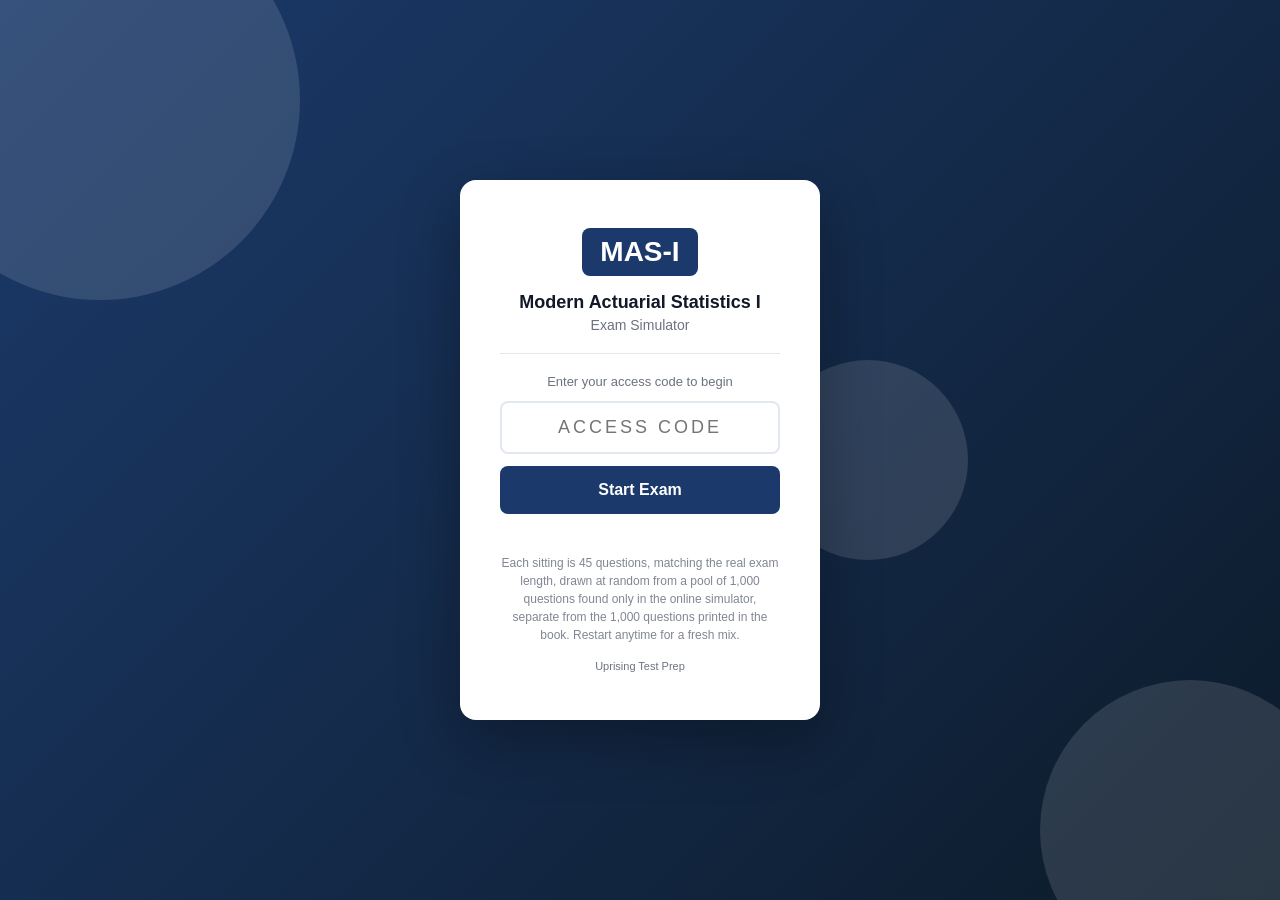
<file: index.html>
<!DOCTYPE html>
<html lang="en">
<head>
  <meta charset="UTF-8" />
  <meta name="viewport" content="width=device-width, initial-scale=1.0, viewport-fit=cover" />
  <meta name="apple-mobile-web-app-capable" content="yes" />
  <meta name="apple-mobile-web-app-status-bar-style" content="black-translucent" />
  <title>MAS-I Exam Simulator</title>
  <link rel="stylesheet" href="style.css" />
</head>
<body>

<div id="access-gate">
  <div class="gate-bg-shapes">
    <div class="shape shape-1"></div>
    <div class="shape shape-2"></div>
    <div class="shape shape-3"></div>
  </div>
  <div class="gate-card">
    <div class="gate-logo">
      <div class="logo-badge">MAS-I</div>
    </div>
    <h1 class="gate-title">Modern Actuarial Statistics I</h1>
    <p class="gate-subtitle">Exam Simulator</p>
    <div class="gate-divider"></div>
    <p class="gate-instruction">Enter your access code to begin</p>
    <input type="text" id="access-code-input" class="gate-input"
           placeholder="Access Code" autocomplete="off"
           maxlength="20" spellcheck="false" />
    <button id="access-btn" class="gate-btn">Start Exam</button>
    <p id="access-error" class="gate-error"></p>
    <p class="gate-pool-note">Each sitting is 45 questions, matching the real exam length, drawn at random from a pool of 1,000 questions found only in the online simulator, separate from the 1,000 questions printed in the book. Restart anytime for a fresh mix.</p>
    <p class="gate-hint">Uprising Test Prep</p>
  </div>
</div>

<div id="app" style="display:none">
  <header class="top-bar">
    <div class="bar-left">
      <span class="bar-logo">MAS-I</span>
      <span class="bar-title">Exam Simulator</span>
    </div>
    <div class="bar-right">
      <span class="bar-timer" id="timer-display">--:--</span>
      <button class="bar-btn" id="flag-btn">Flag</button>
      <button class="bar-btn bar-btn-primary" id="submit-btn">
        <span class="btn-full">Submit Exam</span>
        <span class="btn-short">Submit</span>
      </button>
    </div>
  </header>

  <div class="progress-strip">
    <div class="progress-bar" id="progress-bar"></div>
  </div>

  <main class="exam-main">
    <div class="question-panel">
      <div class="q-meta">
        <span id="q-counter"></span>
        <span class="q-pool-chip" title="This sitting is 45 questions, matching the real exam length, drawn at random from a pool of 1,000 simulator-only questions, separate from the book. Restart for a fresh mix.">1,000 Questions Available</span>
        <span id="q-domain" class="q-domain-tag"></span>
        <span id="q-flag-indicator" class="flag-chip" style="display:none">Flagged</span>
      </div>
      <!-- Shared text for a linked cluster (a clinical case, a reading
           passage). It sits ABOVE the stem, which is the one thing that
           legitimately precedes it, and repeats on every question in the
           cluster so nobody has to page backwards. -->
      <div id="q-cluster-wrap" class="cluster-wrap" style="display:none"></div>
      <p id="question-text" class="q-text"></p>
      <!-- The picture sits BELOW the question text so the simulator matches
           the printed book exactly: stem, then picture, then options. They
           used to disagree (book put the picture under the stem, simulator put
           it above), so no single wording could be true in both places, and
           184 of MLPAO's 185 image questions said "shown above" while the
           book printed the picture below the sentence. Write stems with
           neutral wording ("the strip shown", "the diagram shows") and this
           whole class of bug cannot come back. -->
      <div id="q-image-wrap" style="display:none; margin-bottom:14px;"></div>
      <div id="options-list" class="options-list"></div>
      <div id="explanation-box" class="explanation-box" style="display:none">
        <div class="explanation-label">Explanation</div>
        <p id="explanation-text" class="explanation-text"></p>
      </div>
    </div>
    <div class="nav-bar">
      <button class="nav-btn" id="prev-btn">&#8592; Prev</button>
      <button class="nav-btn nav-btn-map" id="map-btn">Question Map</button>
      <button class="nav-btn nav-btn-next" id="next-btn">Next &#8594;</button>
    </div>
  </main>
</div>

<!-- Question Map Modal -->
<div id="map-modal" style="display:none">
  <div class="map-backdrop" id="map-backdrop"></div>
  <div class="map-panel">
    <div class="map-header">
      <span class="map-title">Question Map</span>
      <button id="map-close" class="map-close-btn">&#x2715; Close</button>
    </div>
    <div class="map-legend">
      <span class="leg-item"><span class="leg-swatch leg-answered"></span>Answered</span>
      <span class="leg-item"><span class="leg-swatch leg-flagged"></span>Flagged</span>
      <span class="leg-item"><span class="leg-swatch leg-unanswered"></span>Unanswered</span>
    </div>
    <div id="q-grid" class="q-grid"></div>
  </div>
</div>

<div id="results-screen" style="display:none">
  <div class="results-card">
    <div class="res-header">
      <div class="res-badge">MAS-I</div>
      <h2 id="res-status" class="res-status"></h2>
      <p id="res-score" class="res-score"></p>
    </div>
    <div id="res-domains" class="res-domains"></div>
    <p class="mode-pool-note">This sitting drew 45 questions from a pool of 1,000. Restart for a fresh mix.</p>
    <button id="res-review-btn" class="res-btn">Review Answers</button>
    <button id="res-restart-btn" class="res-btn res-btn-secondary">Restart</button>
  </div>
</div>

<script src="questions.js"></script>
<script src="app.js"></script>
</body>
</html>
</file>
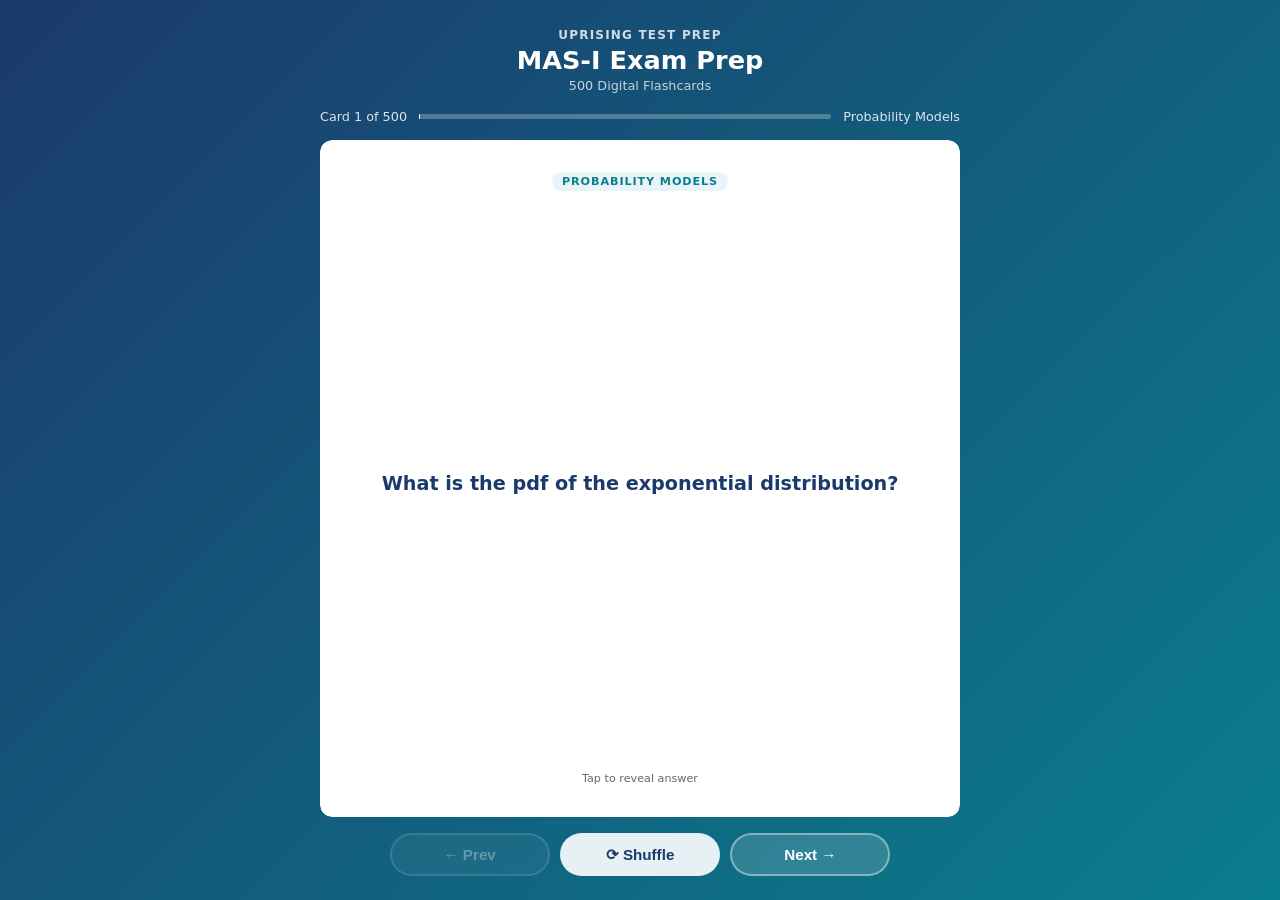
<file: flashcards/index.html>
<!DOCTYPE html>
<html lang="en">
<head>
  <meta charset="UTF-8">
  <meta name="viewport" content="width=device-width, initial-scale=1.0">
  <title>MAS-I Exam Prep: Flashcards</title>
  <style>
    :root {
      --blue:   #1B3A6B;
      --teal:   #0A7E8C;
      --ltblue: #E8F4F8;
      --white:  #FFFFFF;
      --text:   #1A1A1A;
      --muted:  #666;
      --radius: 12px;
    }
    * { box-sizing: border-box; margin: 0; padding: 0; }
    html, body { height: 100%; }
    body {
      font-family: 'Segoe UI', system-ui, sans-serif;
      background: linear-gradient(135deg, var(--blue) 0%, var(--teal) 100%);
      /* Pinned, not min-height: the page must never grow, or the controls
         get pushed below the fold on iOS where 100dvh and height:100%
         disagree. The height:100% rule above is the pre-dvh fallback. */
      height: 100dvh;
      max-height: 100dvh;
      overflow: hidden;
      display: flex;
      flex-direction: column;
      align-items: center;
      padding: 1.25rem 1rem 1rem;
      gap: 0.75rem;
      overflow-x: hidden;
    }
    header { text-align: center; color: #fff; flex-shrink: 0; }
    header .brand { font-size: 0.75rem; font-weight: 700; letter-spacing: 0.1em; opacity: 0.8; text-transform: uppercase; }
    header h1 { font-size: 1.3rem; font-weight: 800; margin-top: 0.2rem; }
    header .subtitle { font-size: 0.8rem; opacity: 0.75; margin-top: 0.15rem; }
    #progress-info {
      display: flex; align-items: center; gap: 0.75rem;
      color: rgba(255,255,255,0.85); font-size: 0.8rem;
      flex-shrink: 0; width: 100%; max-width: 640px;
    }
    #progress-bar-track {
      flex: 1; background: rgba(255,255,255,0.25);
      border-radius: 4px; height: 5px;
    }
    #progress-bar-fill { height: 100%; background: #fff; border-radius: 4px; transition: width 0.3s; }
    .card-scene {
      width: 100%; max-width: 640px;
      perspective: 1200px;
      cursor: pointer;
      flex: 1; min-height: 0;
      display: flex; flex-direction: column;
    
      /* WebKit does not clip overflow inside a preserve-3d context, so the
         answer pane's own clip is dropped and a long answer paints over the
         Prev/Next row. This element only sets the perspective and is NOT
         itself in the 3D context, so its clip is honoured in every engine. */
      overflow: hidden;
      border-radius: var(--radius);
    }
    .card-inner {
      position: relative; width: 100%;
      flex: 1; min-height: 0;
      transition: transform 0.55s cubic-bezier(.4,0,.2,1);
      transform-style: preserve-3d;
    }
    .card-scene.flipped .card-inner { transform: rotateY(180deg); }
    .card-face {
      position: absolute; inset: 0;
      backface-visibility: hidden; -webkit-backface-visibility: hidden;
      border-radius: var(--radius);
      display: flex; flex-direction: column;
      padding: 1.5rem 1.75rem;
      box-shadow: 0 12px 40px rgba(0,0,0,0.2);
      overflow: hidden;
    
      /* Painting through a mask forces WebKit to allocate a real clipping
         layer for a 3D-transformed element, which is what makes the
         overflow:hidden and the rounded corners above actually apply. */
      -webkit-mask-image: -webkit-radial-gradient(#fff, #000);
              mask-image: radial-gradient(#fff, #000);
    }
    .card-front { background: var(--white); align-items: center; justify-content: center; }
    .card-back  { background: var(--ltblue); transform: rotateY(180deg); }
    .card-badge {
      font-size: 0.7rem; font-weight: 700; text-transform: uppercase;
      letter-spacing: 0.08em;
      background: var(--ltblue); color: var(--teal);
      padding: 0.2rem 0.65rem; border-radius: 20px;
      margin-bottom: 0.85rem; flex-shrink: 0;
    }
    .card-back .card-badge { background: rgba(10,126,140,0.12); }
    .card-front .q-text {
      font-size: 1.1rem; font-weight: 600; color: var(--blue); line-height: 1.55;
      text-align: center; overflow-y: auto; flex: 1;
      display: flex; align-items: center; justify-content: center;
      scrollbar-width: thin; scrollbar-color: rgba(27,58,107,0.3) transparent;
    }
    .card-back .a-label { font-size: 0.7rem; font-weight: 700; color: var(--teal); text-transform: uppercase; letter-spacing: 0.08em; margin-bottom: 0.4rem; flex-shrink: 0; }
    .card-back .a-text  {
      font-size: 0.975rem; color: var(--text); line-height: 1.65;
      overflow-y: auto; flex: 1; min-height: 0; padding-right: 4px;
      scrollbar-width: thin; scrollbar-color: rgba(10,126,140,0.4) transparent;
    
      -webkit-overflow-scrolling: touch;
      overscroll-behavior: contain;
    }
    .card-back .a-text::-webkit-scrollbar { width: 4px; }
    .card-back .a-text::-webkit-scrollbar-track { background: transparent; }
    .card-back .a-text::-webkit-scrollbar-thumb { background: rgba(10,126,140,0.4); border-radius: 4px; }
    .tap-hint { flex-shrink: 0; margin-top: 0.6rem; font-size: 0.7rem; color: var(--muted); text-align: center; }
    .card-back .tap-hint { color: var(--teal); opacity: 0.7; }
    .controls {
      display: flex; gap: 0.65rem; flex-wrap: nowrap;
      justify-content: center; flex-shrink: 0;
      width: 100%; max-width: 640px;
      padding-bottom: env(safe-area-inset-bottom, 0px);
    }
    .btn {
      padding: 0.6rem 1.2rem; border-radius: 50px;
      border: 2px solid rgba(255,255,255,0.4);
      background: rgba(255,255,255,0.15); color: #fff;
      font-weight: 700; font-size: 0.875rem; cursor: pointer;
      transition: all 0.2s; backdrop-filter: blur(4px);
      white-space: nowrap; flex: 1; max-width: 160px;
    }
    .btn:hover { background: rgba(255,255,255,0.3); border-color: rgba(255,255,255,0.7); }
    .btn:active { transform: scale(0.96); }
    .btn:disabled { opacity: 0.35; cursor: not-allowed; }
    .btn.btn-primary { background: rgba(255,255,255,0.9); color: var(--blue); border-color: transparent; }
    .btn.btn-primary:hover { background: #fff; }
    #loading { color: rgba(255,255,255,0.8); font-size: 1rem; text-align: center; padding: 3rem; flex: 1; }
    @media (min-width: 768px) {
      body { padding: 1.75rem 1.5rem 1.5rem; gap: 1rem; }
      header h1 { font-size: 1.6rem; }
      .card-face { padding: 2rem 2.5rem; }
      .card-front .q-text { font-size: 1.2rem; }
      .card-back .a-text { font-size: 1.05rem; }
      .btn { font-size: 0.95rem; padding: 0.65rem 1.4rem; }
    }
    @media (max-width: 380px) {
      body { padding: 0.75rem; gap: 0.5rem; }
      header .brand { font-size: 0.65rem; }
      header h1 { font-size: 1.1rem; }
      header .subtitle { display: none; }
      .card-face { padding: 1rem 1.1rem; }
      .card-front .q-text { font-size: 0.975rem; }
      .card-back .a-text { font-size: 0.875rem; }
      .btn { font-size: 0.8rem; padding: 0.5rem 0.75rem; }
    }
  </style>
</head>
<body>
<header>
  <div class="brand">Uprising Test Prep</div>
  <h1>MAS-I Exam Prep</h1>
  <div class="subtitle">500 Digital Flashcards</div>
</header>
<div id="progress-info">
  <span id="card-counter">Card 1 of 500</span>
  <div id="progress-bar-track"><div id="progress-bar-fill" style="width:0%"></div></div>
  <span id="domain-label"></span>
</div>
<div id="loading">Loading flashcards...</div>
<div class="card-scene" id="card-scene" style="display:none" onclick="flipCard()">
  <div class="card-inner" id="card-inner">
    <div class="card-face card-front">
      <div class="card-badge" id="front-badge"></div>
      <div class="q-text" id="q-text"></div>
      <div class="tap-hint">Tap to reveal answer</div>
    </div>
    <div class="card-face card-back">
      <div class="card-badge" id="back-badge">Answer</div>
      <div class="a-label">Answer</div>
      <div class="a-text" id="a-text"></div>
      <div class="tap-hint">Tap to flip back</div>
    </div>
  </div>
</div>
<div class="controls" id="controls" style="display:none">
  <button class="btn" id="prev-btn" onclick="event.stopPropagation();move(-1)" disabled>&#8592; Prev</button>
  <button class="btn btn-primary" onclick="event.stopPropagation();shuffleCards()">&#10227; Shuffle</button>
  <button class="btn" id="next-btn" onclick="event.stopPropagation();move(1)">Next &#8594;</button>
</div>
<script>
const DOMAIN_LABELS = {
  probability_models: "Probability Models",
  statistical_inference: "Statistical Inference",
  generalized_linear_models: "Generalized Linear Models",
};
let cards   = [];
let current = 0;
async function init() {
  try {
    const res = await fetch('flashcards.json');
    if (!res.ok) throw new Error('Network error');
    cards = await res.json();
    document.getElementById('loading').style.display    = 'none';
    document.getElementById('card-scene').style.display = 'flex';
    document.getElementById('controls').style.display   = 'flex';
    show();
  } catch (e) {
    document.getElementById('loading').textContent = 'Error loading flashcards. Please try refreshing.';
  }
}
function domainLabel(key) {
  return DOMAIN_LABELS[key] || key.replace(/_/g, ' ').replace(/\b\w/g, c => c.toUpperCase());
}
function show() {
  const c = cards[current];
  document.getElementById('card-scene').classList.remove('flipped');
  document.getElementById('a-text').scrollTop = 0;
  const label = domainLabel(c.domain || c.chapter || '');
  document.getElementById('q-text').textContent       = c.front;
  document.getElementById('a-text').textContent       = c.back;
  document.getElementById('front-badge').textContent  = label;
  document.getElementById('back-badge').textContent   = label;
  document.getElementById('card-counter').textContent = `Card ${current+1} of ${cards.length}`;
  document.getElementById('domain-label').textContent = label;
  document.getElementById('progress-bar-fill').style.width = `${((current+1)/cards.length*100).toFixed(1)}%`;
  document.getElementById('prev-btn').disabled = current === 0;
  document.getElementById('next-btn').disabled = current === cards.length - 1;
}
function flipCard() { document.getElementById('card-scene').classList.toggle('flipped'); }
function move(dir) {
  const next = current + dir;
  if (next < 0 || next >= cards.length) return;
  current = next; show();
}
function shuffleCards() {
  for (let i = cards.length - 1; i > 0; i--) {
    const j = Math.floor(Math.random() * (i+1));
    [cards[i], cards[j]] = [cards[j], cards[i]];
  }
  current = 0; show();
}
document.addEventListener('keydown', e => {
  if (e.key === 'ArrowRight' || e.key === 'ArrowDown') move(1);
  else if (e.key === 'ArrowLeft' || e.key === 'ArrowUp') move(-1);
  else if (e.key === ' ' || e.key === 'Enter') { e.preventDefault(); flipCard(); }
});
init();
</script>
</body>
</html>
</file>
<file: style.css>
/* MASI Exam Simulator, Styles */
:root {
  --primary:   #1B3A6B;
  --pass:      #059669;
  --fail:      #DC2626;
  --bg:        #F3F4F8;
  --card:      #FFFFFF;
  --border:    #E2E8F0;
  --text:      #111827;
  --muted:     #6B7280;
  --radius:    10px;
}
*, *::before, *::after { box-sizing: border-box; margin: 0; padding: 0; }
body {
  font-family: -apple-system, BlinkMacSystemFont, "Segoe UI", sans-serif;
  background: var(--bg);
  color: var(--text);
  height: 100vh;
  height: 100dvh;
  overflow: hidden;
  -webkit-text-size-adjust: 100%;
}

/* ── Access Gate ─────────────────────────────────────────────────────────── */
#access-gate {
  display: flex;
  align-items: center;
  justify-content: center;
  height: 100vh;
  height: 100dvh;
  background: linear-gradient(135deg, var(--primary) 0%, #0d1b2a 100%);
  position: relative;
  overflow: hidden;
  padding: 20px;
  padding-top: max(20px, env(safe-area-inset-top));
  padding-bottom: max(20px, env(safe-area-inset-bottom));
}
.gate-bg-shapes { position: absolute; inset: 0; pointer-events: none; }
.shape { position: absolute; border-radius: 50%; opacity: .12; background: #fff; }
.shape-1 { width: 400px; height: 400px; top: -100px; left: -100px; }
.shape-2 { width: 300px; height: 300px; bottom: -80px; right: -60px; }
.shape-3 { width: 200px; height: 200px; top: 40%; left: 60%; }
.gate-card {
  background: #fff;
  border-radius: 16px;
  padding: 48px 40px;
  text-align: center;
  width: 100%;
  max-width: 360px;
  position: relative;
  z-index: 1;
  box-shadow: 0 20px 60px rgba(0,0,0,.3);
}
.logo-badge {
  display: inline-block;
  background: var(--primary);
  color: #fff;
  font-weight: 800;
  font-size: 28px;
  padding: 8px 18px;
  border-radius: 8px;
}
.gate-title { font-size: 18px; font-weight: 700; margin-top: 16px; color: var(--text); }
.gate-subtitle { color: var(--muted); font-size: 14px; margin-top: 4px; }
.gate-divider { height: 1px; background: var(--border); margin: 20px 0; }
.gate-instruction { font-size: 13px; color: var(--muted); margin-bottom: 12px; }
.gate-input {
  width: 100%;
  padding: 14px 16px;
  border: 2px solid var(--border);
  border-radius: 8px;
  font-size: 18px;
  text-align: center;
  text-transform: uppercase;
  letter-spacing: 3px;
  outline: none;
}
.gate-input:focus { border-color: var(--primary); }
.gate-btn {
  width: 100%;
  margin-top: 12px;
  padding: 15px;
  background: var(--primary);
  color: #fff;
  border: none;
  border-radius: 8px;
  font-size: 16px;
  font-weight: 600;
  cursor: pointer;
  -webkit-tap-highlight-color: transparent;
}
.gate-btn:hover { opacity: .9; }
.gate-error { color: var(--fail); font-size: 13px; margin-top: 8px; min-height: 18px; }
.gate-hint { color: var(--muted); font-size: 11px; margin-top: 16px; }
.gate-pool-note { color: var(--muted); opacity: .85; font-size: 12px; margin-top: 14px; line-height: 1.5; }
.mode-pool-note { color: var(--muted); opacity: .85; font-size: 12.5px; text-align: center; margin: 4px 0 16px; line-height: 1.5; }

/* ── App shell ───────────────────────────────────────────────────────────── */
#app {
  display: flex;
  flex-direction: column;
  height: 100vh;
  height: 100dvh;
  padding-top: env(safe-area-inset-top);
}
.top-bar {
  display: flex;
  justify-content: space-between;
  align-items: center;
  background: var(--primary);
  color: #fff;
  padding: 0 20px;
  padding-left: max(20px, env(safe-area-inset-left));
  padding-right: max(20px, env(safe-area-inset-right));
  height: 52px;
  flex-shrink: 0;
  gap: 8px;
}
.bar-left { display: flex; align-items: center; gap: 8px; min-width: 0; }
.bar-logo { font-weight: 800; font-size: 18px; flex-shrink: 0; }
.bar-title { font-size: 14px; opacity: .8; white-space: nowrap; overflow: hidden; text-overflow: ellipsis; }
.bar-right { display: flex; align-items: center; gap: 8px; flex-shrink: 0; }
.bar-timer {
  font-variant-numeric: tabular-nums;
  font-size: 16px;
  font-weight: 600;
  min-width: 68px;
  text-align: right;
}
.bar-btn {
  padding: 7px 13px;
  background: rgba(255,255,255,.15);
  border: 1px solid rgba(255,255,255,.3);
  color: #fff;
  border-radius: 6px;
  cursor: pointer;
  font-size: 13px;
  white-space: nowrap;
  -webkit-tap-highlight-color: transparent;
  touch-action: manipulation;
}
.bar-btn:hover { background: rgba(255,255,255,.25); }
.bar-btn-primary {
  background: #fff;
  color: var(--primary);
  border-color: #fff;
  font-weight: 600;
}
.bar-btn-primary:hover { background: #f0f0f0; }
.btn-short { display: none; }
.btn-full  { display: inline; }

.progress-strip { height: 4px; background: rgba(0,0,0,.1); flex-shrink: 0; }
.progress-bar   { height: 100%; background: #4ade80; transition: width .3s; }

/* ── Main exam area ──────────────────────────────────────────────────────── */
.exam-main {
  flex: 1;
  overflow: hidden;
  display: flex;
  flex-direction: column;
  padding: 16px 20px 0;
  padding-left: max(16px, env(safe-area-inset-left));
  padding-right: max(16px, env(safe-area-inset-right));
  min-height: 0;
}
.question-panel { flex: 1; overflow-y: auto; padding-bottom: 12px; -webkit-overflow-scrolling: touch; }
.q-meta {
  display: flex;
  align-items: center;
  gap: 8px;
  margin-bottom: 12px;
  font-size: 13px;
  color: var(--muted);
  flex-wrap: wrap;
}
.q-domain-tag {
  background: var(--primary);
  color: #fff;
  padding: 2px 8px;
  border-radius: 4px;
  font-size: 11px;
  font-weight: 600;
}
.q-pool-chip {
  background: #EEF2FF;
  background: color-mix(in srgb, var(--primary) 12%, #fff);
  color: var(--primary);
  border: 1px solid var(--primary);
  padding: 2px 8px;
  border-radius: 10px;
  font-size: 11px;
  font-weight: 700;
  cursor: help;
  white-space: nowrap;
}
.flag-chip {
  background: #FEF3C7;
  color: #92400E;
  padding: 2px 8px;
  border-radius: 4px;
  font-size: 11px;
  font-weight: 600;
}
.cluster-wrap {
  border-left: 4px solid var(--primary, #1B3A6B);
  background: #F2F6FC; border-radius: 8px;
  padding: 10px 14px; margin-bottom: 16px;
}
.cluster-label {
  font-size: 11px; font-weight: 700; letter-spacing: 0.06em;
  text-transform: uppercase; color: var(--primary, #1B3A6B); margin-bottom: 6px;
}
.cluster-body {
  max-height: 38vh; overflow-y: auto; font-size: 15px; line-height: 1.6;
  -webkit-overflow-scrolling: touch;
}
.cluster-body p + p { margin-top: 10px; }
@media (min-width: 1100px) { .cluster-body { max-height: 52vh; } }

.q-image {
  max-width: 100%;
  /* Cap the height too. With only max-width, a tall exhibit renders at full
     width and pushes the stem and every option below the fold, so the question
     looks like it has no answers until the candidate scrolls. Found on CNPLE. */
  max-height: 62vh;
  width: auto;
  height: auto;
  object-fit: contain;
  border-radius: 6px;
  border: 1px solid var(--border);
  display: block;
  margin-bottom: 14px;
}
.q-text { font-size: 16px; line-height: 1.65; margin-bottom: 20px; }
.options-list { display: flex; flex-direction: column; gap: 10px; }
.option {
  display: flex;
  align-items: flex-start;
  gap: 12px;
  padding: 15px 16px;
  background: var(--card);
  border: 2px solid var(--border);
  border-radius: var(--radius);
  cursor: pointer;
  transition: .15s;
  -webkit-tap-highlight-color: transparent;
  touch-action: manipulation;
  min-height: 52px;
}
.option:hover  { border-color: var(--primary); background: #F8FAFF; }
.option.selected  { border-color: var(--primary); background: #EEF3FF; }
.option.correct   { border-color: #059669; background: #ECFDF5; }
.option.incorrect { border-color: #DC2626; background: #FEF2F2; }
.explanation-box {
  margin-top: 20px;
  padding: 16px 18px;
  background: #F0F9FF;
  border-left: 4px solid #2563EB;
  border-radius: 6px;
}
.explanation-label {
  font-size: 11px;
  font-weight: 700;
  text-transform: uppercase;
  letter-spacing: .06em;
  color: #2563EB;
  margin-bottom: 8px;
}
.explanation-text { font-size: 14.5px; line-height: 1.7; color: #1e293b; margin: 0; }
.opt-letter { font-weight: 700; font-size: 15px; color: var(--primary); min-width: 22px; padding-top: 1px; flex-shrink: 0; }
.opt-text   { font-size: 15px; line-height: 1.5; }

/* ── Nav bar ─────────────────────────────────────────────────────────────── */
.nav-bar {
  display: flex;
  align-items: center;
  gap: 8px;
  padding: 10px 0;
  padding-bottom: max(14px, env(safe-area-inset-bottom));
  flex-shrink: 0;
}
.nav-btn {
  flex: 1;
  padding: 13px 8px;
  background: var(--card);
  border: 1px solid var(--border);
  border-radius: 8px;
  cursor: pointer;
  font-size: 15px;
  font-weight: 500;
  text-align: center;
  -webkit-tap-highlight-color: transparent;
  touch-action: manipulation;
  min-height: 48px;
}
.nav-btn:hover      { background: #f0f0f0; }
.nav-btn-map {
  background: var(--bg);
  border-color: var(--primary);
  color: var(--primary);
  font-weight: 600;
}
.nav-btn-map:hover { background: #EEF3FF; }
.nav-btn-next {
  background: var(--primary);
  color: #fff;
  border-color: var(--primary);
}
.nav-btn-next:hover { opacity: .9; }

/* ── Question Map Modal ──────────────────────────────────────────────────── */
#map-modal {
  position: fixed;
  inset: 0;
  z-index: 1000;
  display: flex;
  flex-direction: column;
  justify-content: flex-end;
}
.map-backdrop { position: absolute; inset: 0; background: rgba(0,0,0,.5); }
.map-panel {
  position: relative;
  background: #fff;
  border-radius: 20px 20px 0 0;
  padding: 20px;
  padding-bottom: max(20px, env(safe-area-inset-bottom));
  max-height: 80vh;
  max-height: 80dvh;
  display: flex;
  flex-direction: column;
  box-shadow: 0 -4px 30px rgba(0,0,0,.2);
}
.map-header {
  display: flex;
  align-items: center;
  justify-content: space-between;
  margin-bottom: 12px;
  flex-shrink: 0;
}
.map-title { font-size: 17px; font-weight: 700; color: var(--text); }
.map-close-btn {
  padding: 8px 16px;
  background: var(--bg);
  border: 1px solid var(--border);
  border-radius: 8px;
  cursor: pointer;
  font-size: 14px;
  font-weight: 500;
  min-height: 40px;
  -webkit-tap-highlight-color: transparent;
  touch-action: manipulation;
}
.map-close-btn:hover { background: #e5e7eb; }
.map-legend { display: flex; gap: 16px; margin-bottom: 14px; flex-shrink: 0; flex-wrap: wrap; }
.leg-item { display: flex; align-items: center; gap: 6px; font-size: 13px; color: var(--muted); }
.leg-swatch {
  width: 16px;
  height: 16px;
  border-radius: 3px;
  border: 1px solid var(--border);
  background: var(--card);
  display: inline-block;
  flex-shrink: 0;
}
.leg-swatch.leg-answered  { background: var(--primary); border-color: var(--primary); }
.leg-swatch.leg-flagged   { background: #FEF3C7; border-color: #F59E0B; }
.leg-swatch.leg-unanswered { background: var(--card); }
.q-grid {
  display: flex;
  flex-wrap: wrap;
  gap: 6px;
  overflow-y: auto;
  flex: 1;
  padding-bottom: 8px;
  -webkit-overflow-scrolling: touch;
}
.grid-btn {
  width: 40px;
  height: 40px;
  border: 1px solid var(--border);
  border-radius: 6px;
  background: var(--card);
  font-size: 12px;
  cursor: pointer;
  font-weight: 500;
  -webkit-tap-highlight-color: transparent;
  touch-action: manipulation;
}
.grid-btn.answered { background: var(--primary); color: #fff; border-color: var(--primary); }
.grid-btn.flagged  { background: #FEF3C7; border-color: #F59E0B; }
.grid-btn.active   { outline: 3px solid var(--primary); outline-offset: 2px; }

/* ── Results ─────────────────────────────────────────────────────────────── */
#results-screen {
  display: flex;
  align-items: flex-start;
  justify-content: center;
  min-height: 100vh;
  min-height: 100dvh;
  background: var(--bg);
  overflow-y: auto;
  -webkit-overflow-scrolling: touch;
  padding: 20px 16px;
  padding-top: max(20px, env(safe-area-inset-top));
  padding-bottom: max(20px, env(safe-area-inset-bottom));
}
.results-card {
  background: var(--card);
  border-radius: 16px;
  padding: 40px;
  max-width: 480px;
  width: 100%;
  box-shadow: 0 8px 30px rgba(0,0,0,.1);
}
.res-header { text-align: center; margin-bottom: 24px; }
.res-badge {
  display: inline-block;
  background: var(--primary);
  color: #fff;
  font-weight: 800;
  font-size: 22px;
  padding: 6px 16px;
  border-radius: 8px;
}
.res-status { font-size: 36px; font-weight: 800; margin-top: 12px; }
.res-score  { font-size: 18px; color: var(--muted); margin-top: 4px; }
.res-domains { margin-bottom: 24px; display: flex; flex-direction: column; gap: 10px; }
.res-domain-row { display: flex; align-items: center; gap: 8px; font-size: 13px; }
.res-domain-name { width: 160px; font-weight: 500; flex-shrink: 0; }
.res-domain-bar-wrap { flex: 1; background: #E5E7EB; border-radius: 4px; height: 8px; overflow: hidden; }
.res-domain-bar { height: 100%; border-radius: 4px; transition: width .5s; }
.res-domain-pct { width: 36px; text-align: right; font-weight: 600; }
.res-btn {
  width: 100%;
  padding: 15px;
  background: var(--primary);
  color: #fff;
  border: none;
  border-radius: 8px;
  font-size: 15px;
  font-weight: 600;
  cursor: pointer;
  margin-bottom: 10px;
  min-height: 52px;
  -webkit-tap-highlight-color: transparent;
  touch-action: manipulation;
}
.res-btn:hover { opacity: .9; }
.res-btn-secondary {
  background: transparent;
  color: var(--primary);
  border: 2px solid var(--primary);
}
.res-btn-secondary:hover { background: var(--primary); color: #fff; }

/* ── Mobile breakpoint (phones ≤ 640px) ─────────────────────────────────── */
@media (max-width: 640px) {
  /* Gate card */
  .gate-card { padding: 32px 24px; }

  /* Top bar: hide long title text, swap Submit label */
  .bar-title  { display: none; }
  .btn-full   { display: none; }
  .btn-short  { display: inline; }
  .bar-right  { gap: 6px; }
  .bar-btn    { padding: 6px 10px; font-size: 12px; }
  .bar-timer  { font-size: 14px; min-width: 58px; }

  /* Exam main */
  .exam-main { padding: 12px 14px 0; }
  .q-text { font-size: 16px; }
  .opt-text { font-size: 15px; }

  /* Nav bar, bigger touch targets */
  .nav-btn { font-size: 14px; padding: 14px 6px; }

  /* Results */
  .results-card { padding: 28px 20px; }
  .res-domain-name { width: 110px; font-size: 12px; }
  .res-domain-pct  { font-size: 12px; }
  .res-status { font-size: 30px; }

  /* Map grid, slightly bigger buttons on phones */
  .grid-btn { width: 42px; height: 42px; }
}

/* ── Very small phones (≤ 380px) ────────────────────────────────────────── */
@media (max-width: 380px) {
  .bar-logo { font-size: 15px; }
  .bar-btn  { padding: 5px 8px; font-size: 11px; }
  .bar-timer { font-size: 13px; min-width: 52px; }
  .nav-btn  { font-size: 13px; }
  .grid-btn { width: 38px; height: 38px; font-size: 11px; }
}
</file>
